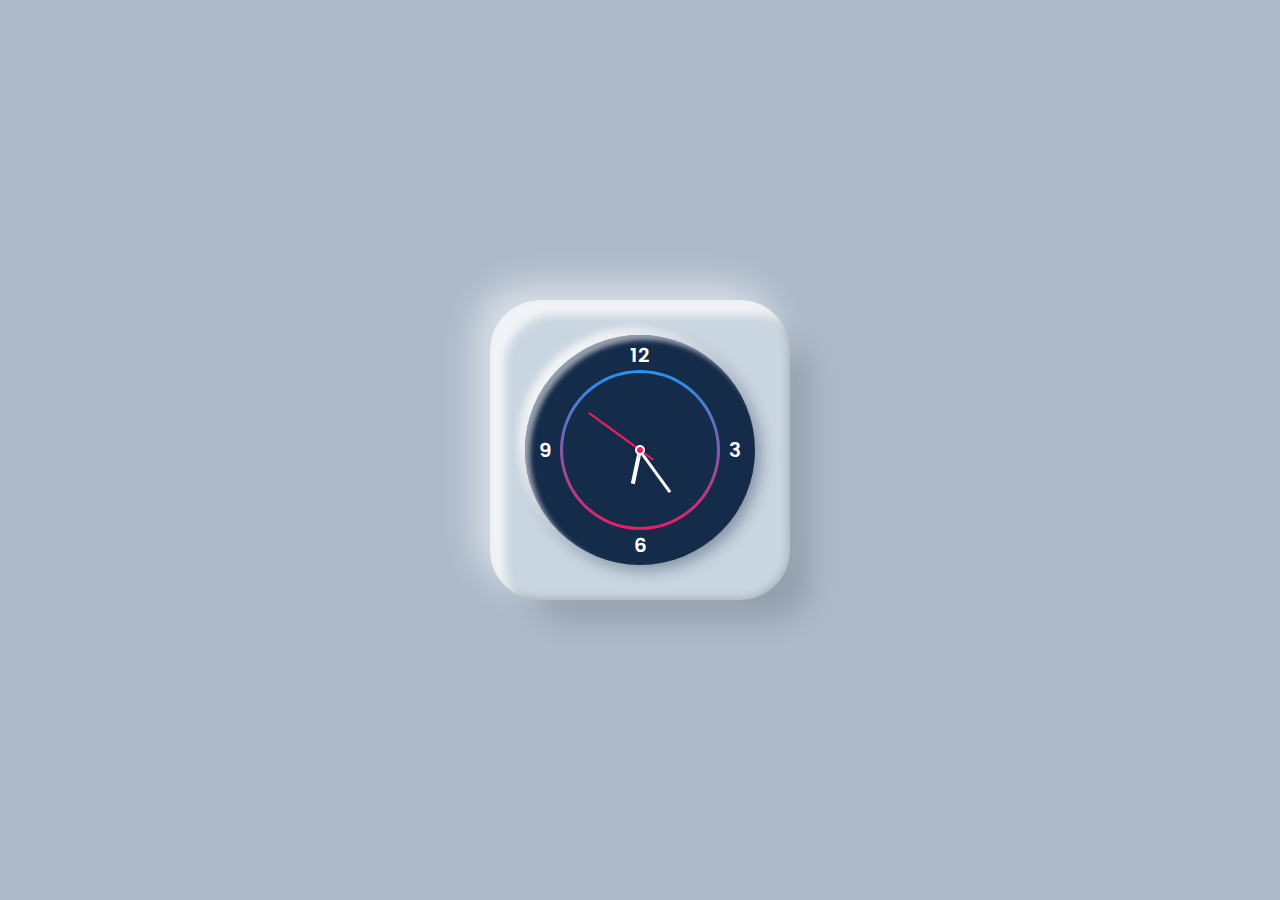
<file: Animated Analog Clock/index.html>
<!DOCTYPE html>
<html lang="en">
<head>
    <meta charset="UTF-8">
    <meta name="viewport" content="width=device-width, initial-scale=1.0">
    <link rel="stylesheet" href="style.css">
    <title>Animated Analog Clock</title>
</head>
<body>
    
    <div class="clock">
        <div class="numbers">
            <span style="--i:0;" ><b>12</b></span>
            <span style="--i:1;" ><b>3</b></span>
            <span style="--i:2;" ><b>6</b></span>
            <span style="--i:3;" ><b>9</b></span>
            <div class="circle" id="hr"><i></i></div>
            <div class="circle" id="mn"><i></i></div>
            <div class="circle" id="sc"><i></i></div>
        </div>
    </div>


    <script src="clock.js" ></script>
</body>
</html>
</file>
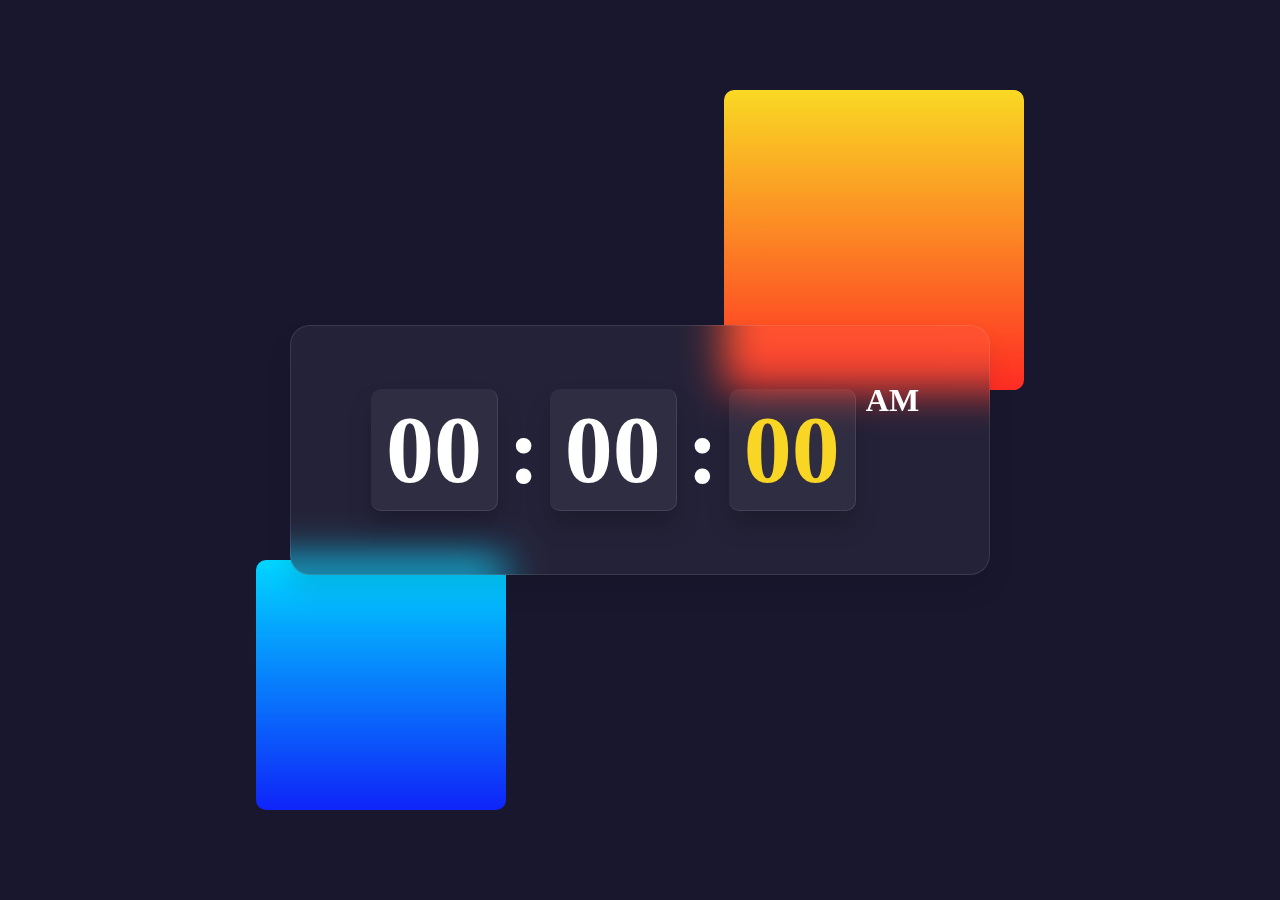
<file: Glassmorphism Digital Clock/index.html>
<!DOCTYPE html>
<html lang="en">
<head>
    <meta charset="UTF-8">
    <meta name="viewport" content="width=device-width, initial-scale=1.0">
    <link rel="stylesheet" href="style.css">
    <title>Glassmorphism Digital Clock</title>
</head>
<body>
    <section>
        <div class="clock">
            <div class="container">
                <h2 id="hour">00</h2>
                <h2 class="dot">:</h2>
                <h2 id="minute">00</h2>
                <h2 class="dot">:</h2>
                <h2 id="seconds">00</h2>
                <span id="ampm">AM</span>
            </div>
        </div>
    </section>
    
    <script src="clock.js"></script>
</body>

</html>
</file>
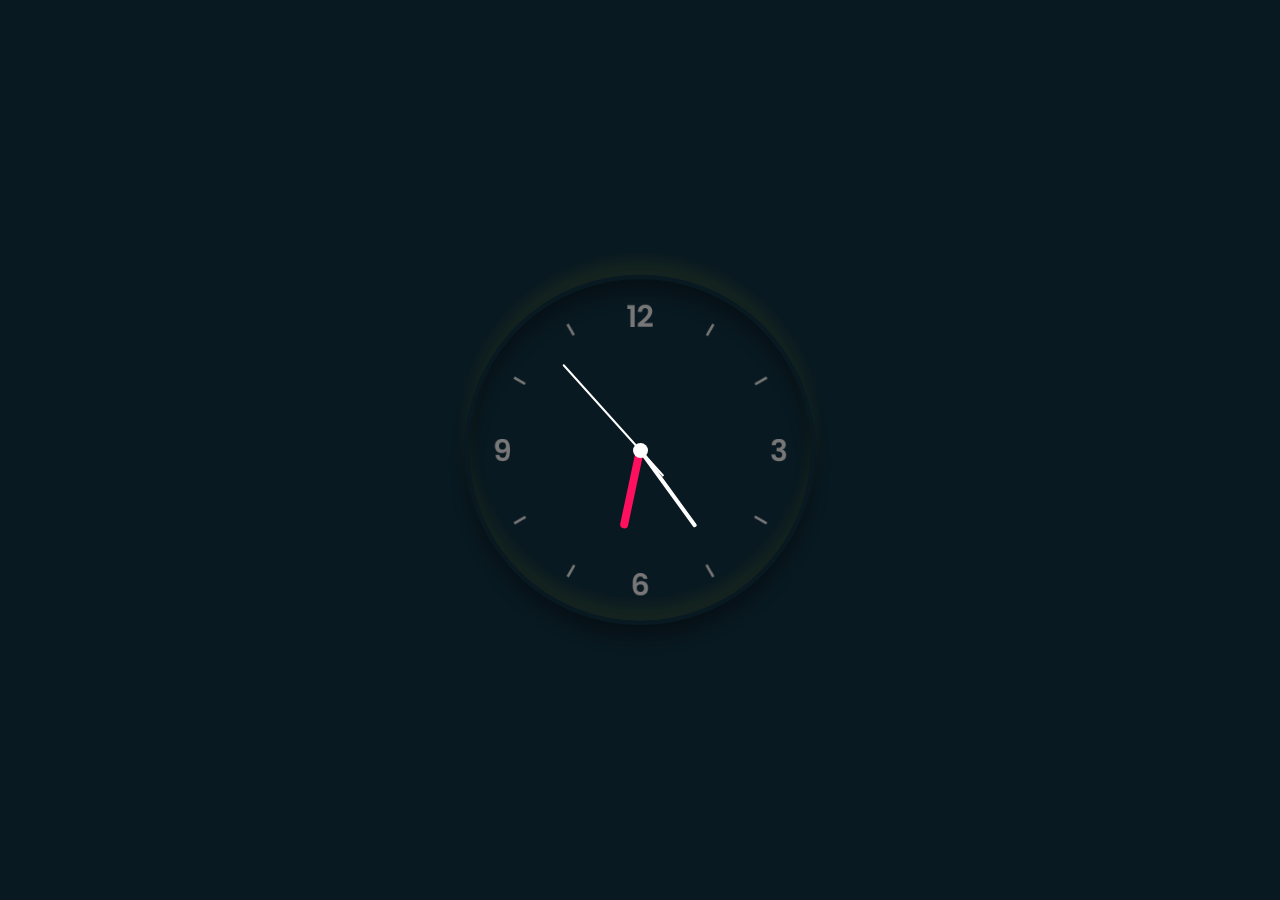
<file: Neumorphism Analog Clock/index.html>
<!DOCTYPE html>
<html lang="en">
<head>
    <meta charset="UTF-8">
    <meta name="viewport" content="width=device-width, initial-scale=1.0">
    <title>Analog Clock</title>
    <link rel="stylesheet" href="style.css">
</head>
<body>
    <div class="clock">
        <div class="hour">
            <div class="hr" id="hr"></div>
        </div>
        <div class="min">
            <div class="mn" id="mn"></div>
        </div>
        <div class="sec">
            <div class="sc" id="sc"></div>
        </div>
    </div>
    <script src="AnalogClock.js"></script>
</body>
</html>
</file>
<file: Animated Analog Clock/style.css>
@import url('https://fonts.googleapis.com/css2?family=Poppins:ital,wght@0,100;0,200;0,300;0,400;0,500;0,600;0,700;0,800;0,900;1,100;1,200;1,300;1,400;1,500;1,600;1,700;1,800;1,900&display=swap');

* {
    margin: 0;
    padding: 0;
    box-sizing: border-box;
    font-family: "Poppins", sans-serif;
}

body {
    display: flex;
    justify-content: center;
    align-items: center;
    min-height: 100vh;
    background: #acbaca;
}

.clock {
    position: relative;
    width: 300px;
    height: 300px;
    display: flex;
    justify-content: center;
    align-items: center;
    background: #c9d5e0;
    border-radius: 50px;
    box-shadow: 30px 30px 30px -10px rgba(0, 0, 0, 0.15),
    inset 15px 15px 10px rgba(255, 255, 255, 0.75),  -15px -15px 35px rgba(255, 255, 255, 0.55), inset -1px -1px 10px rgba(0, 0, 0, 0.2);
}

.clock::before {
    content: '';
    position: absolute;
    width: 4px;
    height: 4px;
    background: #e91e63;
    border-radius: 50%;
    z-index: 1000;
    box-shadow: 0 0 0 1px #e91e63,
    0 0 0 3px #fff,
    0 0 5px 5px rgba(0, 0, 0, 0.15);
}

.clock .numbers {
    position: absolute;
    inset: 35px;
    background: #152b4a;
    border-radius: 50%;
    box-shadow: 5px 5px 15px #152b4a66,
    inset 5px 5px 5px rgba(255, 255, 255, 0.55),
    -6px -6px 10px rgba(255, 255, 255, 1);
}

.clock .numbers span {
    position: absolute;
    inset: 5px;
    text-align: center;
    color: #fff;
    font-size: 1.25em;
    transform: rotate(calc(90deg * var(--i)));
}

.clock .numbers span b {
    font-weight: 600;
    display: inline-block;
    transform: rotate(calc(-90deg * var(--i)));
}

.clock .numbers::before {
    content: '';
    position: absolute;
    inset: 35px;
    background: linear-gradient(#2196f3, #e91e63);
    border-radius: 50%;
    animation: animate 2s linear infinite;
}

@keyframes animate {
    0% {
        transform: rotate(360deg);
    }
    100% {
        transform: rotate(0deg);
    }
}

.clock .numbers::after {
    content: '';
    position: absolute;
    inset: 38px;
    background: #152b4a;
    border-radius: 50%;
}

.clock .numbers .circle {
    position: absolute;
    inset: 0;
    border-radius: 50%;
    display: flex;
    justify-content: center;
    z-index: 10;
}

.clock .numbers .circle i {
    position: absolute;
    width: 3px;
    height: 50%;
    background: #fff;
    transform-origin: bottom;
}

.clock .numbers .circle#hr i {
    transform: scaleY(0.3);
    width: 4px;
}

.clock .numbers .circle#mn i {
    transform: scaleY(0.45);
}

.clock .numbers .circle#sc i {
    width: 2px;
    transform: scaleY(0.55);
    background: #e91e63;
    box-shadow: 0 30px 0 #e91e63;
}
</file>
<file: Glassmorphism Digital Clock/style.css>
* {
    margin: 0;
    padding: 0;
    box-sizing: border-box;
    font-family: consolas;
}

section {
    position: relative;
    width: 100%;
    height: 100vh;
    background: #19172e;
    display: flex;
    justify-content: center;
    align-items: center;
}

section::before {
    content: '';
    position: absolute;
    top: 10%;
    right: 20%;
    width: 300px;
    height: 300px;
    border-radius: 10px;
    background: linear-gradient(#f9d924,#ff2c24);
    animation: animate 5s ease-in-out infinite;
}

section::after {
    content: '';
    position: absolute;
    bottom: 10%;
    left: 20%;
    width: 250px;
    height: 250px;
    border-radius: 10px;
    background: linear-gradient(#01d6ff,#0f24f9);
    animation: animate 5s ease-in-out infinite;
    animation-delay: -2.5s;
}

@keyframes animate {
    0%,100% {
        transform: translateY(20px);
    }
    50% {
        transform: translateY(-20px);
    }
}

.clock {
    position: relative;
    width: 700px;
    height: 250px;
    background: rgba(255, 255, 255, 0.05);
    box-shadow: 0 15px 25px rgba(0,0,0,0.1);
    z-index: 1000;
    border-radius: 20px;
    border: 1px solid rgba(255, 255, 255, 0.1);
    backdrop-filter: blur(20px);
}

.clock .container {
    display: flex;
    justify-content: center;
    align-items: center;
    height: 100%;
}

.clock .container h2 {
    font-size: 6em;
    color: #fff;
}

.clock .container h2:nth-child(odd) {
    padding: 5px 15px;
    border-radius: 10px;
    background: rgba(255, 255, 255, 0.05);
    box-shadow: 0 15px 25px rgba(0,0,0,0.2);
    margin: 0 10px;
    border-bottom: 1px solid rgba(255, 255, 255, 0.1);
    border-right: 1px solid rgba(255, 255, 255, 0.1);
}

.clock .container h2#seconds{
    color: #f9d524;
}

#ampm{
    position: relative;
    top: -50px;
    font-size: 2em;
    color: #fff;
    font-weight: 700;
}
</file>
<file: Neumorphism Analog Clock/style.css>
*{
    margin: 0;
    padding: 0;
    box-sizing: border-box;
}

body {
    display: flex;
    justify-content: center;
    align-items: center;
    min-height: 100vh;
    background: #091921;
}

.clock {
    width: 350px;
    height: 350px;
    display: flex;
    justify-content: center;
    align-items: center;
    background: url(clock.png);
    background-size: cover;
    border: 4px solid #091921;
    border-radius: 50%;
    box-shadow: 0 -15px 15px rgba(255, 255, 25, 0.05),
    inset 0 -15px 15px rgba(255, 255, 25, 0.05),  0 15px 15px rgba(0, 0, 0, 0.3), inset 0 15px 15px rgba(0, 0, 0, 0.3);
}

.clock:before{
    content: '';
    position: absolute;
    width: 15px;
    height: 15px;
    background: #fff;
    border-radius: 50%;
    z-index: 10000;
}

.clock .hour, .clock .min, .clock .sec {
    position: absolute;
}

.clock .hour .hr {
    width: 160px;
    height: 160px;
}

.clock .min .mn {
    width: 190px;
    height: 190px;
}

.clock .sec .sc {
    width: 230px;
    height: 230px;
}

.hr, .mn, .sc {
    display: flex;
    justify-content: center;
    /* align-items: center; */
    /* position: absolute; */
    border-radius: 50%;
}

.hr:before {
    content: '';
    position: absolute;
    width: 8px;
    height: 80px;
    background: #ff105e;
    z-index: 10;
    border-radius: 6px 6px 0 0;
}

.mn:before {
    content: '';
    position: absolute;
    width: 4px;
    height: 90px;
    background: #fff;
    z-index: 11;
    border-radius: 6px 6px 0 0;
}

.sc:before {
    content: '';
    position: absolute;
    width: 2px;
    height: 150px;
    background: #fff;
    z-index: 12;
    border-radius: 6px 6px 0 0;
}
</file>
